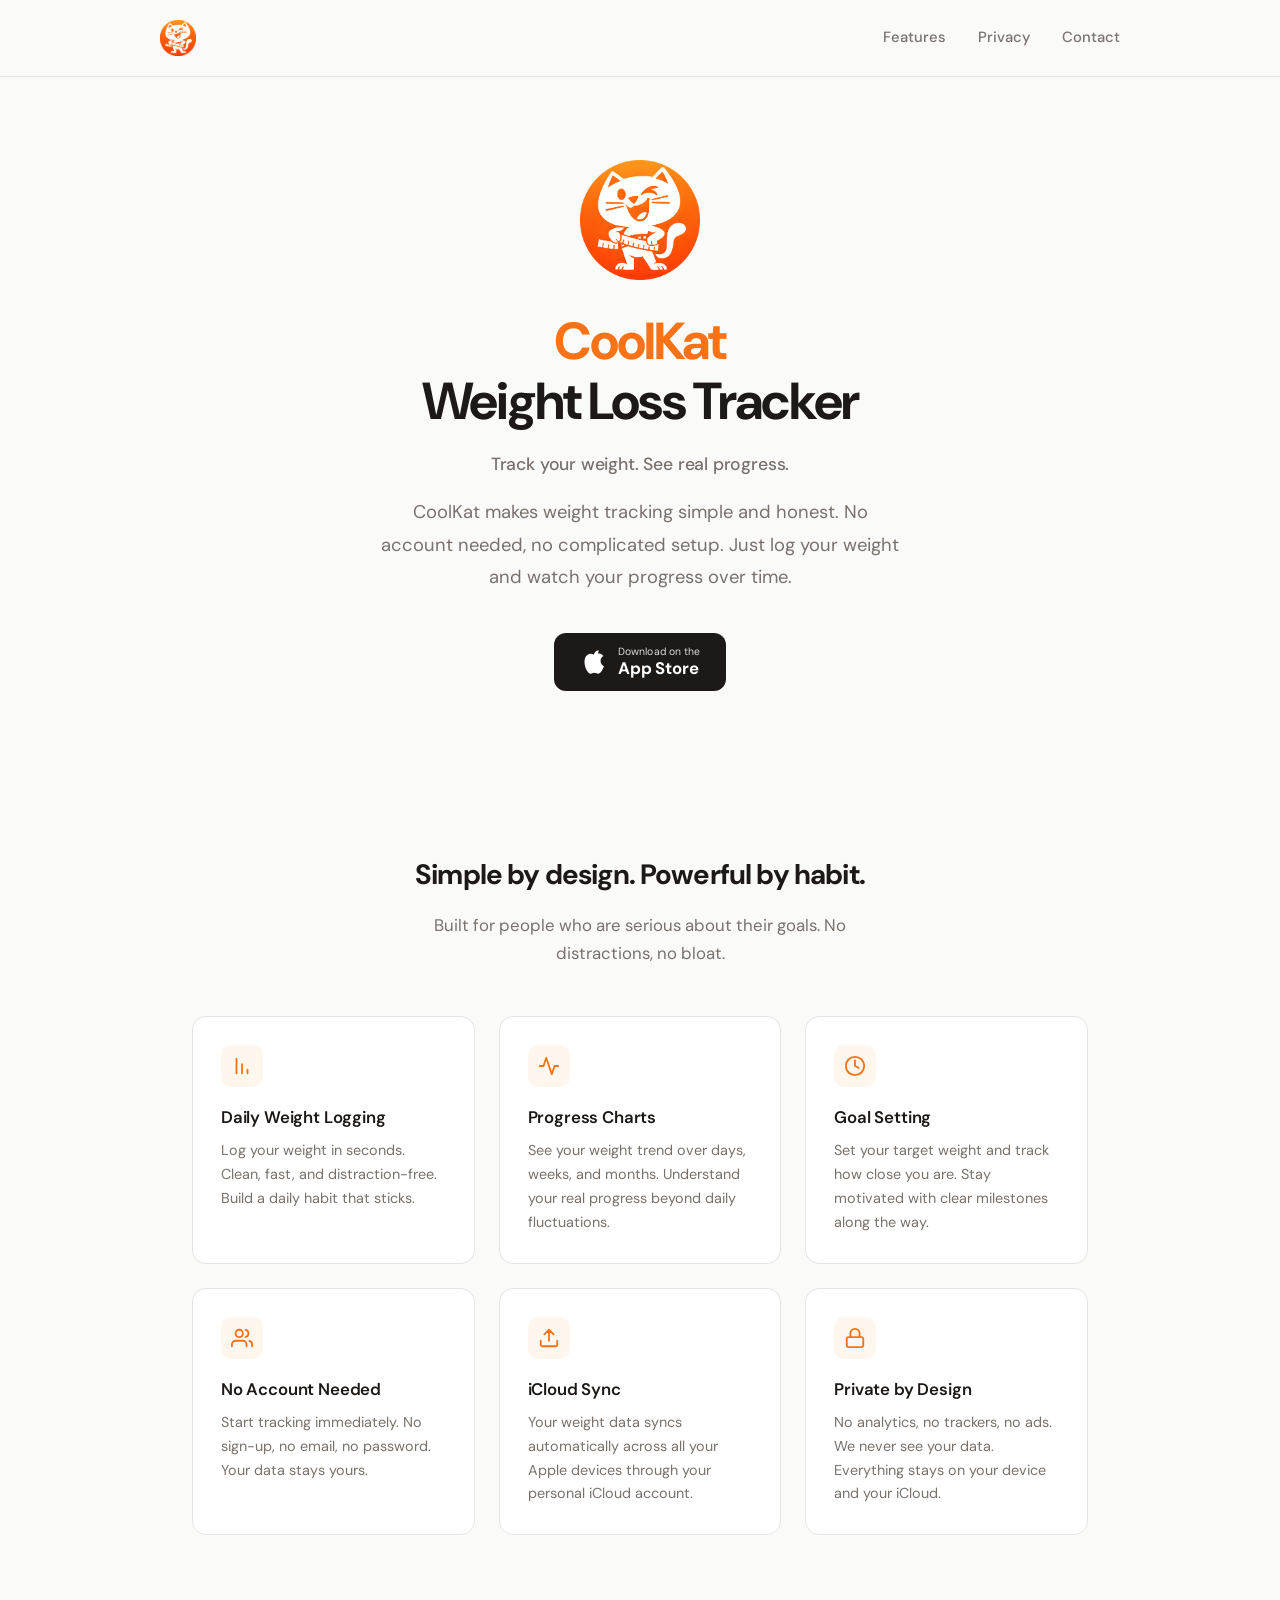
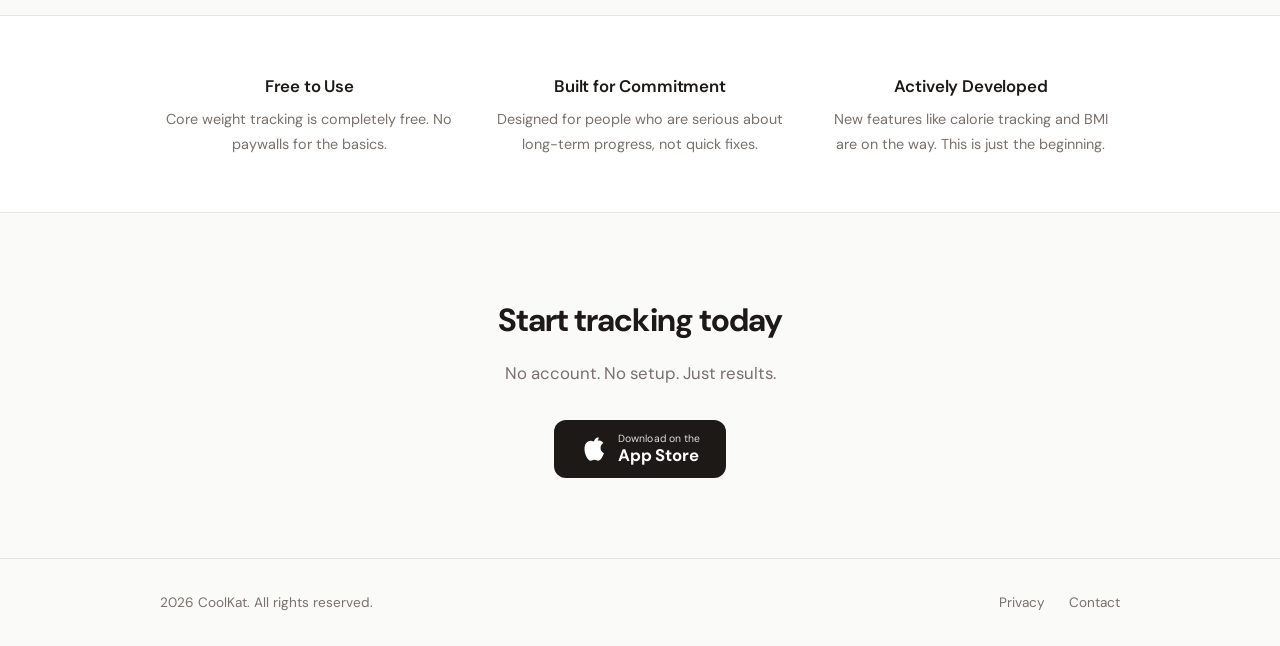
<file: index.html>
<!DOCTYPE html>
<html lang="en">
<head>
    <meta charset="UTF-8">
    <meta name="viewport" content="width=device-width, initial-scale=1.0">
    <title>CoolKat - Weight Loss Tracker</title>
    <meta name="description" content="CoolKat helps you slim down, stay fit and healthy. Track your weight daily, see your progress, and reach your goals. No login required.">
    <link rel="canonical" href="https://coolkat.app/">
    <meta name="apple-itunes-app" content="app-id=6756367775">

    <!-- Open Graph -->
    <meta property="og:type" content="website">
    <meta property="og:url" content="https://coolkat.app/">
    <meta property="og:title" content="CoolKat - Weight Loss Tracker">
    <meta property="og:description" content="Track your weight daily, see your progress, and reach your goals. No login required. Free for iOS.">
    <meta property="og:image" content="https://coolkat.app/images/coolkat_logo.png">
    <meta property="og:site_name" content="CoolKat">

    <!-- Twitter Card -->
    <meta name="twitter:card" content="summary">
    <meta name="twitter:title" content="CoolKat - Weight Loss Tracker">
    <meta name="twitter:description" content="Track your weight daily, see your progress, and reach your goals. No login required. Free for iOS.">
    <meta name="twitter:image" content="https://coolkat.app/images/coolkat_logo.png">

    <link rel="apple-touch-icon" href="images/coolkat_logo.png">
    <link rel="manifest" href="site.webmanifest">
    <link rel="preconnect" href="https://fonts.googleapis.com">
    <link rel="preconnect" href="https://fonts.gstatic.com" crossorigin>
    <link href="https://fonts.googleapis.com/css2?family=DM+Sans:wght@400;500;600;700&display=swap" rel="stylesheet">
    <link rel="icon" type="image/png" href="images/coolkat_logo.png">
    <link rel="stylesheet" href="style.css">

    <!-- Structured Data -->
    <script type="application/ld+json">
    {
        "@context": "https://schema.org",
        "@type": "SoftwareApplication",
        "name": "CoolKat",
        "description": "CoolKat helps you slim down, stay fit and healthy. Track your weight daily, see your progress, and reach your goals. No login required.",
        "url": "https://coolkat.app",
        "applicationCategory": "HealthApplication",
        "operatingSystem": "iOS",
        "offers": {
            "@type": "Offer",
            "price": "0",
            "priceCurrency": "USD"
        },
        "image": "https://coolkat.app/images/coolkat_logo.png",
        "installUrl": "https://apps.apple.com/app/6756367775"
    }
    </script>
    <style>
        /* ---- Hero Logo ---- */
        .hero-logo {
            width: 120px;
            height: 120px;
            border-radius: 24px;
            border: none;
            outline: none;
            object-fit: contain;
            margin-bottom: 1.5rem;
        }

        /* ---- Hero ---- */
        .hero {
            max-width: 960px;
            margin: 0 auto;
            padding: 10rem 2rem 6rem;
            text-align: center;
        }

        .hero-tagline {
            font-size: 3.25rem;
            font-weight: 700;
            letter-spacing: -0.035em;
            line-height: 1.15;
            margin-bottom: 1.25rem;
            max-width: 640px;
            margin-left: auto;
            margin-right: auto;
        }

        .hero-tagline .brand-name {
            color: var(--accent);
        }

        .hero .hero-subtitle {
            font-size: 1.1rem;
            font-weight: 500;
            letter-spacing: -0.01em;
            line-height: 1.4;
            margin-bottom: 1.25rem;
            color: var(--muted);
            max-width: 640px;
            margin-left: auto;
            margin-right: auto;
        }

        .hero p {
            font-size: 1.15rem;
            color: var(--muted);
            max-width: 520px;
            margin: 0 auto 2.5rem;
            line-height: 1.75;
        }

        /* ---- Features ---- */
        .features {
            max-width: 960px;
            margin: 0 auto;
            padding: 4rem 2rem 5rem;
        }

        .features-header {
            text-align: center;
            margin-bottom: 3rem;
        }

        .features-header h2 {
            font-size: 1.75rem;
            font-weight: 700;
            letter-spacing: -0.03em;
            margin-bottom: 0.75rem;
        }

        .features-header p {
            color: var(--muted);
            font-size: 1.05rem;
            max-width: 480px;
            margin: 0 auto;
        }

        .features-grid {
            display: grid;
            grid-template-columns: repeat(3, 1fr);
            gap: 1.5rem;
        }

        .feature-card {
            background: var(--card-bg);
            border: 1px solid var(--border);
            border-radius: 14px;
            padding: 1.75rem;
            transition: border-color 0.2s;
        }

        .feature-card:hover {
            border-color: var(--accent);
        }

        .feature-icon {
            width: 42px;
            height: 42px;
            background: #FFF7ED;
            border-radius: 10px;
            display: flex;
            align-items: center;
            justify-content: center;
            margin-bottom: 1rem;
        }

        .feature-icon svg {
            width: 22px;
            height: 22px;
            stroke: var(--accent);
            fill: none;
            stroke-width: 2;
            stroke-linecap: round;
            stroke-linejoin: round;
        }

        .feature-card h3 {
            font-size: 1.05rem;
            font-weight: 600;
            letter-spacing: -0.01em;
            margin-bottom: 0.5rem;
        }

        .feature-card p {
            color: var(--muted);
            font-size: 0.9rem;
            line-height: 1.65;
        }

        /* ---- Values ---- */
        .values {
            background: var(--card-bg);
            border-top: 1px solid var(--border);
            border-bottom: 1px solid var(--border);
            padding: 3.5rem 2rem;
        }

        .values-inner {
            max-width: 960px;
            margin: 0 auto;
            display: grid;
            grid-template-columns: repeat(3, 1fr);
            gap: 2rem;
            text-align: center;
        }

        .value-item h3 {
            font-size: 1.05rem;
            font-weight: 600;
            margin-bottom: 0.4rem;
            letter-spacing: -0.01em;
        }

        .value-item p {
            color: var(--muted);
            font-size: 0.9rem;
        }

        /* ---- CTA ---- */
        .cta {
            max-width: 960px;
            margin: 0 auto;
            padding: 5rem 2rem;
            text-align: center;
        }

        .cta h2 {
            font-size: 2rem;
            font-weight: 700;
            letter-spacing: -0.03em;
            margin-bottom: 0.75rem;
        }

        .cta p {
            color: var(--muted);
            font-size: 1.05rem;
            margin-bottom: 2rem;
        }

        /* ---- Responsive ---- */
        @media (max-width: 768px) {
            .hero-logo { width: 90px; height: 90px; border-radius: 18px; margin-bottom: 1.25rem; }
            .hero { padding: 8rem 1.25rem 4rem; }
            .hero-tagline { font-size: 2.5rem; }
            .hero .hero-subtitle { font-size: 1rem; }
            .hero p { font-size: 1.05rem; }
            .features { padding: 3rem 1.25rem 4rem; }
            .features-grid { grid-template-columns: 1fr; gap: 1rem; }
            .values { padding: 2.5rem 1.25rem; }
            .values-inner { grid-template-columns: 1fr; gap: 1.5rem; }
            .cta { padding: 3.5rem 1.25rem; }
            .cta h2 { font-size: 1.5rem; }
        }
    </style>
</head>
<body>

    <div class="header">
        <div class="header-inner">
            <a href="/" class="logo">
                <img src="images/coolkat_logo.png" alt="CoolKat" class="logo-icon">
            </a>
            <div class="header-links">
                <a href="#features">Features</a>
                <a href="/privacy/">Privacy</a>
                <a href="/contact/">Contact</a>
            </div>
        </div>
    </div>

    <section class="hero">
        <img src="images/coolkat_logo.png" alt="CoolKat Logo" class="hero-logo">
        <h1 class="hero-tagline"><span class="brand-name">CoolKat</span><br>Weight Loss Tracker</h1>
        <p class="hero-subtitle">Track your weight. See real progress.</p>
        <p>CoolKat makes weight tracking simple and honest. No account needed, no complicated setup. Just log your weight and watch your progress over time.</p>
        <a href="https://apps.apple.com/app/6756367775" class="app-store-btn" aria-label="Download on the App Store" rel="noopener noreferrer" target="_blank">
            <svg viewBox="0 0 24 24" xmlns="http://www.w3.org/2000/svg"><path d="M18.71 19.5C17.88 20.74 17 21.95 15.66 21.97C14.32 21.99 13.89 21.18 12.37 21.18C10.84 21.18 10.37 21.95 9.1 21.99C7.79 22.03 6.8 20.68 5.96 19.47C4.25 16.56 2.93 11.3 4.7 7.72C5.57 5.94 7.36 4.86 9.28 4.84C10.56 4.82 11.78 5.72 12.57 5.72C13.36 5.72 14.85 4.62 16.4 4.8C17.05 4.83 18.89 5.08 20.04 6.82C19.94 6.88 17.62 8.23 17.65 11.06C17.68 14.42 20.54 15.51 20.58 15.52C20.55 15.61 20.12 17.16 19.03 18.75L18.71 19.5ZM13 3.5C13.73 2.67 14.94 2.04 15.94 2C16.07 3.17 15.6 4.35 14.9 5.19C14.21 6.04 13.07 6.7 11.95 6.61C11.8 5.46 12.36 4.26 13 3.5Z"/></svg>
            <div class="btn-text-group">
                <span class="btn-label">Download on the</span>
                <span class="btn-store">App Store</span>
            </div>
        </a>
    </section>

    <section class="features" id="features">
        <div class="features-header">
            <h2>Simple by design. Powerful by habit.</h2>
            <p>Built for people who are serious about their goals. No distractions, no bloat.</p>
        </div>
        <div class="features-grid">
            <div class="feature-card">
                <div class="feature-icon">
                    <svg viewBox="0 0 24 24"><path d="M12 20V10M6 20V4M18 20V16"/></svg>
                </div>
                <h3>Daily Weight Logging</h3>
                <p>Log your weight in seconds. Clean, fast, and distraction-free. Build a daily habit that sticks.</p>
            </div>
            <div class="feature-card">
                <div class="feature-icon">
                    <svg viewBox="0 0 24 24"><polyline points="22 12 18 12 15 21 9 3 6 12 2 12"/></svg>
                </div>
                <h3>Progress Charts</h3>
                <p>See your weight trend over days, weeks, and months. Understand your real progress beyond daily fluctuations.</p>
            </div>
            <div class="feature-card">
                <div class="feature-icon">
                    <svg viewBox="0 0 24 24"><circle cx="12" cy="12" r="10"/><polyline points="12 6 12 12 16 14"/></svg>
                </div>
                <h3>Goal Setting</h3>
                <p>Set your target weight and track how close you are. Stay motivated with clear milestones along the way.</p>
            </div>
            <div class="feature-card">
                <div class="feature-icon">
                    <svg viewBox="0 0 24 24"><path d="M17 21v-2a4 4 0 00-4-4H5a4 4 0 00-4 4v2"/><circle cx="9" cy="7" r="4"/><path d="M23 21v-2a4 4 0 00-3-3.87M16 3.13a4 4 0 010 7.75"/></svg>
                </div>
                <h3>No Account Needed</h3>
                <p>Start tracking immediately. No sign-up, no email, no password. Your data stays yours.</p>
            </div>
            <div class="feature-card">
                <div class="feature-icon">
                    <svg viewBox="0 0 24 24"><path d="M21 15v4a2 2 0 01-2 2H5a2 2 0 01-2-2v-4M17 8l-5-5-5 5M12 3v12"/></svg>
                </div>
                <h3>iCloud Sync</h3>
                <p>Your weight data syncs automatically across all your Apple devices through your personal iCloud account.</p>
            </div>
            <div class="feature-card">
                <div class="feature-icon">
                    <svg viewBox="0 0 24 24"><rect x="3" y="11" width="18" height="11" rx="2" ry="2"/><path d="M7 11V7a5 5 0 0110 0v4"/></svg>
                </div>
                <h3>Private by Design</h3>
                <p>No analytics, no trackers, no ads. We never see your data. Everything stays on your device and your iCloud.</p>
            </div>
        </div>
    </section>

    <section class="values">
        <div class="values-inner">
            <div class="value-item">
                <h3>Free to Use</h3>
                <p>Core weight tracking is completely free. No paywalls for the basics.</p>
            </div>
            <div class="value-item">
                <h3>Built for Commitment</h3>
                <p>Designed for people who are serious about long-term progress, not quick fixes.</p>
            </div>
            <div class="value-item">
                <h3>Actively Developed</h3>
                <p>New features like calorie tracking and BMI are on the way. This is just the beginning.</p>
            </div>
        </div>
    </section>

    <section class="cta">
        <h2>Start tracking today</h2>
        <p>No account. No setup. Just results.</p>
        <a href="https://apps.apple.com/app/6756367775" class="app-store-btn" aria-label="Download on the App Store" rel="noopener noreferrer" target="_blank">
            <svg viewBox="0 0 24 24" xmlns="http://www.w3.org/2000/svg"><path d="M18.71 19.5C17.88 20.74 17 21.95 15.66 21.97C14.32 21.99 13.89 21.18 12.37 21.18C10.84 21.18 10.37 21.95 9.1 21.99C7.79 22.03 6.8 20.68 5.96 19.47C4.25 16.56 2.93 11.3 4.7 7.72C5.57 5.94 7.36 4.86 9.28 4.84C10.56 4.82 11.78 5.72 12.57 5.72C13.36 5.72 14.85 4.62 16.4 4.8C17.05 4.83 18.89 5.08 20.04 6.82C19.94 6.88 17.62 8.23 17.65 11.06C17.68 14.42 20.54 15.51 20.58 15.52C20.55 15.61 20.12 17.16 19.03 18.75L18.71 19.5ZM13 3.5C13.73 2.67 14.94 2.04 15.94 2C16.07 3.17 15.6 4.35 14.9 5.19C14.21 6.04 13.07 6.7 11.95 6.61C11.8 5.46 12.36 4.26 13 3.5Z"/></svg>
            <div class="btn-text-group">
                <span class="btn-label">Download on the</span>
                <span class="btn-store">App Store</span>
            </div>
        </a>
    </section>

    <footer class="footer">
        <div class="footer-inner">
            <div class="footer-left">2026 CoolKat. All rights reserved.</div>
            <div class="footer-links">
                <a href="/privacy/">Privacy</a>
                <a href="/contact/">Contact</a>
            </div>
        </div>
    </footer>

</body>
</html>
</file>
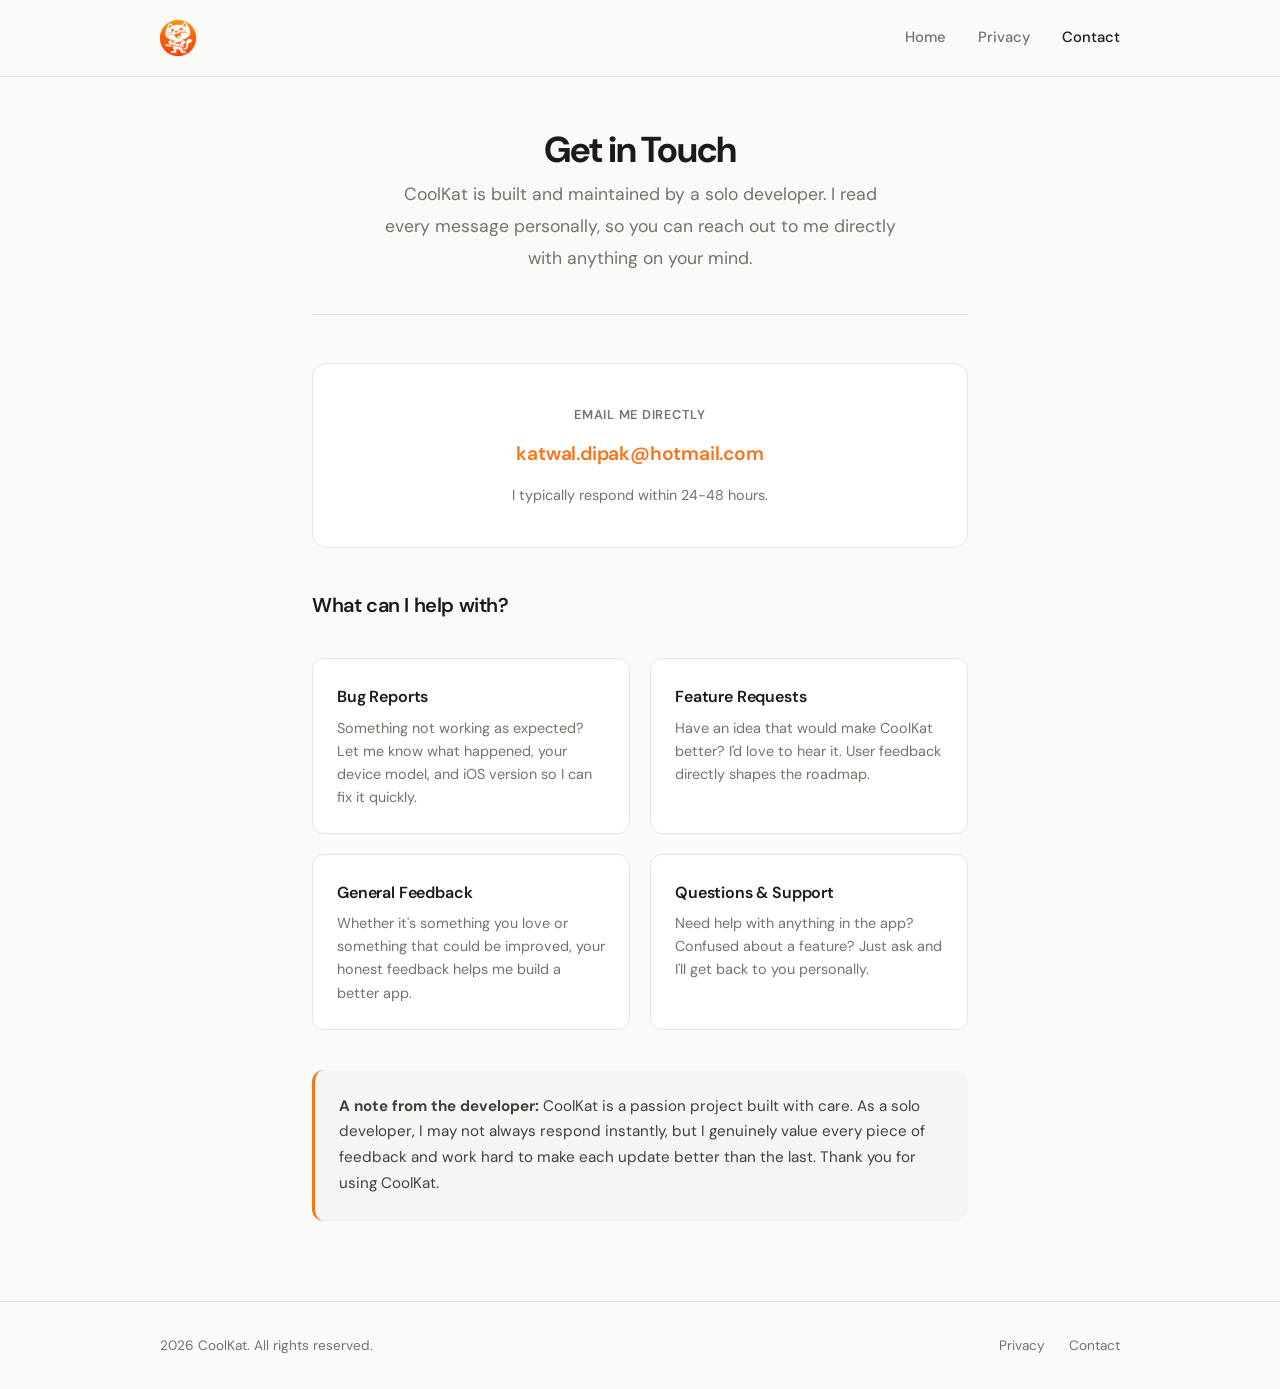
<file: contact/index.html>
<!DOCTYPE html>
<html lang="en">
<head>
    <meta charset="UTF-8">
    <meta name="viewport" content="width=device-width, initial-scale=1.0">
    <title>Contact - CoolKat</title>
    <meta name="description" content="Get in touch with the developer of CoolKat. Report bugs, share feedback, or ask questions.">
    <link rel="canonical" href="https://coolkat.app/contact/">
    <meta name="apple-itunes-app" content="app-id=6756367775">

    <!-- Open Graph -->
    <meta property="og:type" content="website">
    <meta property="og:url" content="https://coolkat.app/contact/">
    <meta property="og:title" content="Contact - CoolKat">
    <meta property="og:description" content="Get in touch with the developer of CoolKat. Report bugs, share feedback, or ask questions.">
    <meta property="og:image" content="https://coolkat.app/images/coolkat_logo.png">
    <meta property="og:site_name" content="CoolKat">

    <!-- Twitter Card -->
    <meta name="twitter:card" content="summary">
    <meta name="twitter:title" content="Contact - CoolKat">
    <meta name="twitter:description" content="Get in touch with the developer of CoolKat. Report bugs, share feedback, or ask questions.">
    <meta name="twitter:image" content="https://coolkat.app/images/coolkat_logo.png">

    <link rel="apple-touch-icon" href="/images/coolkat_logo.png">
    <link rel="manifest" href="/site.webmanifest">
    <link rel="preconnect" href="https://fonts.googleapis.com">
    <link rel="preconnect" href="https://fonts.gstatic.com" crossorigin>
    <link href="https://fonts.googleapis.com/css2?family=DM+Sans:wght@400;500;600;700&display=swap" rel="stylesheet">
    <link rel="icon" type="image/png" href="/images/coolkat_logo.png">
    <link rel="stylesheet" href="/style.css">
    <style>
        .contact-hero {
            text-align: center;
            margin-bottom: 3rem;
            padding-bottom: 2.5rem;
            border-bottom: 1px solid var(--border);
        }

        .contact-hero p {
            font-size: 1.1rem;
            color: var(--muted);
            max-width: 520px;
            margin: 0 auto;
            line-height: 1.8;
        }

        .email-card {
            background: var(--card-bg);
            border: 1px solid var(--border);
            border-radius: 14px;
            padding: 2.5rem;
            text-align: center;
            margin-bottom: 2.5rem;
        }

        .email-card .email-label {
            font-size: 0.8rem;
            font-weight: 600;
            text-transform: uppercase;
            letter-spacing: 0.06em;
            color: var(--muted);
            margin-bottom: 0.75rem;
        }

        .email-card a {
            color: var(--accent);
            text-decoration: none;
            font-size: 1.2rem;
            font-weight: 600;
            letter-spacing: -0.01em;
        }

        .email-card a:hover {
            text-decoration: underline;
        }

        .email-card .email-note {
            color: var(--muted);
            font-size: 0.9rem;
            margin-top: 0.75rem;
        }

        .topics-grid {
            display: grid;
            grid-template-columns: 1fr 1fr;
            gap: 1.25rem;
            margin-bottom: 2.5rem;
        }

        .topic-card {
            background: var(--card-bg);
            border: 1px solid var(--border);
            border-radius: 12px;
            padding: 1.5rem;
        }

        .topic-card h3 {
            font-size: 1rem;
            font-weight: 600;
            margin-bottom: 0.4rem;
            letter-spacing: -0.01em;
        }

        .topic-card p {
            color: var(--muted);
            font-size: 0.9rem;
            line-height: 1.6;
        }

        .response-note {
            background: var(--section-bg);
            border-radius: 12px;
            padding: 1.5rem;
            border-left: 3px solid var(--accent);
        }

        .response-note p {
            font-size: 0.95rem;
            color: #44403C;
            margin: 0;
        }

        @media (max-width: 768px) {
            .topics-grid { grid-template-columns: 1fr; }
        }
    </style>
</head>
<body>

    <div class="header">
        <div class="header-inner">
            <a href="/" class="logo">
                <img src="/images/coolkat_logo.png" alt="CoolKat" class="logo-icon">
            </a>
            <div class="header-links">
                <a href="/">Home</a>
                <a href="/privacy/">Privacy</a>
                <a href="/contact/" class="active">Contact</a>
            </div>
        </div>
    </div>

    <div class="page-container">

        <div class="contact-hero">
            <h1>Get in Touch</h1>
            <p>CoolKat is built and maintained by a solo developer. I read every message personally, so you can reach out to me directly with anything on your mind.</p>
        </div>

        <div class="email-card">
            <div class="email-label">Email me directly</div>
            <a href="mailto:katwal.dipak@hotmail.com">katwal.dipak@hotmail.com</a>
            <div class="email-note">I typically respond within 24-48 hours.</div>
        </div>

        <div class="section">
            <h2>What can I help with?</h2>
        </div>

        <div class="topics-grid">
            <div class="topic-card">
                <h3>Bug Reports</h3>
                <p>Something not working as expected? Let me know what happened, your device model, and iOS version so I can fix it quickly.</p>
            </div>
            <div class="topic-card">
                <h3>Feature Requests</h3>
                <p>Have an idea that would make CoolKat better? I'd love to hear it. User feedback directly shapes the roadmap.</p>
            </div>
            <div class="topic-card">
                <h3>General Feedback</h3>
                <p>Whether it's something you love or something that could be improved, your honest feedback helps me build a better app.</p>
            </div>
            <div class="topic-card">
                <h3>Questions & Support</h3>
                <p>Need help with anything in the app? Confused about a feature? Just ask and I'll get back to you personally.</p>
            </div>
        </div>

        <div class="response-note">
            <p><strong>A note from the developer:</strong> CoolKat is a passion project built with care. As a solo developer, I may not always respond instantly, but I genuinely value every piece of feedback and work hard to make each update better than the last. Thank you for using CoolKat.</p>
        </div>

    </div>

    <footer class="footer">
        <div class="footer-inner">
            <div class="footer-left">2026 CoolKat. All rights reserved.</div>
            <div class="footer-links">
                <a href="/privacy/">Privacy</a>
                <a href="/contact/">Contact</a>
            </div>
        </div>
    </footer>

</body>
</html>
</file>
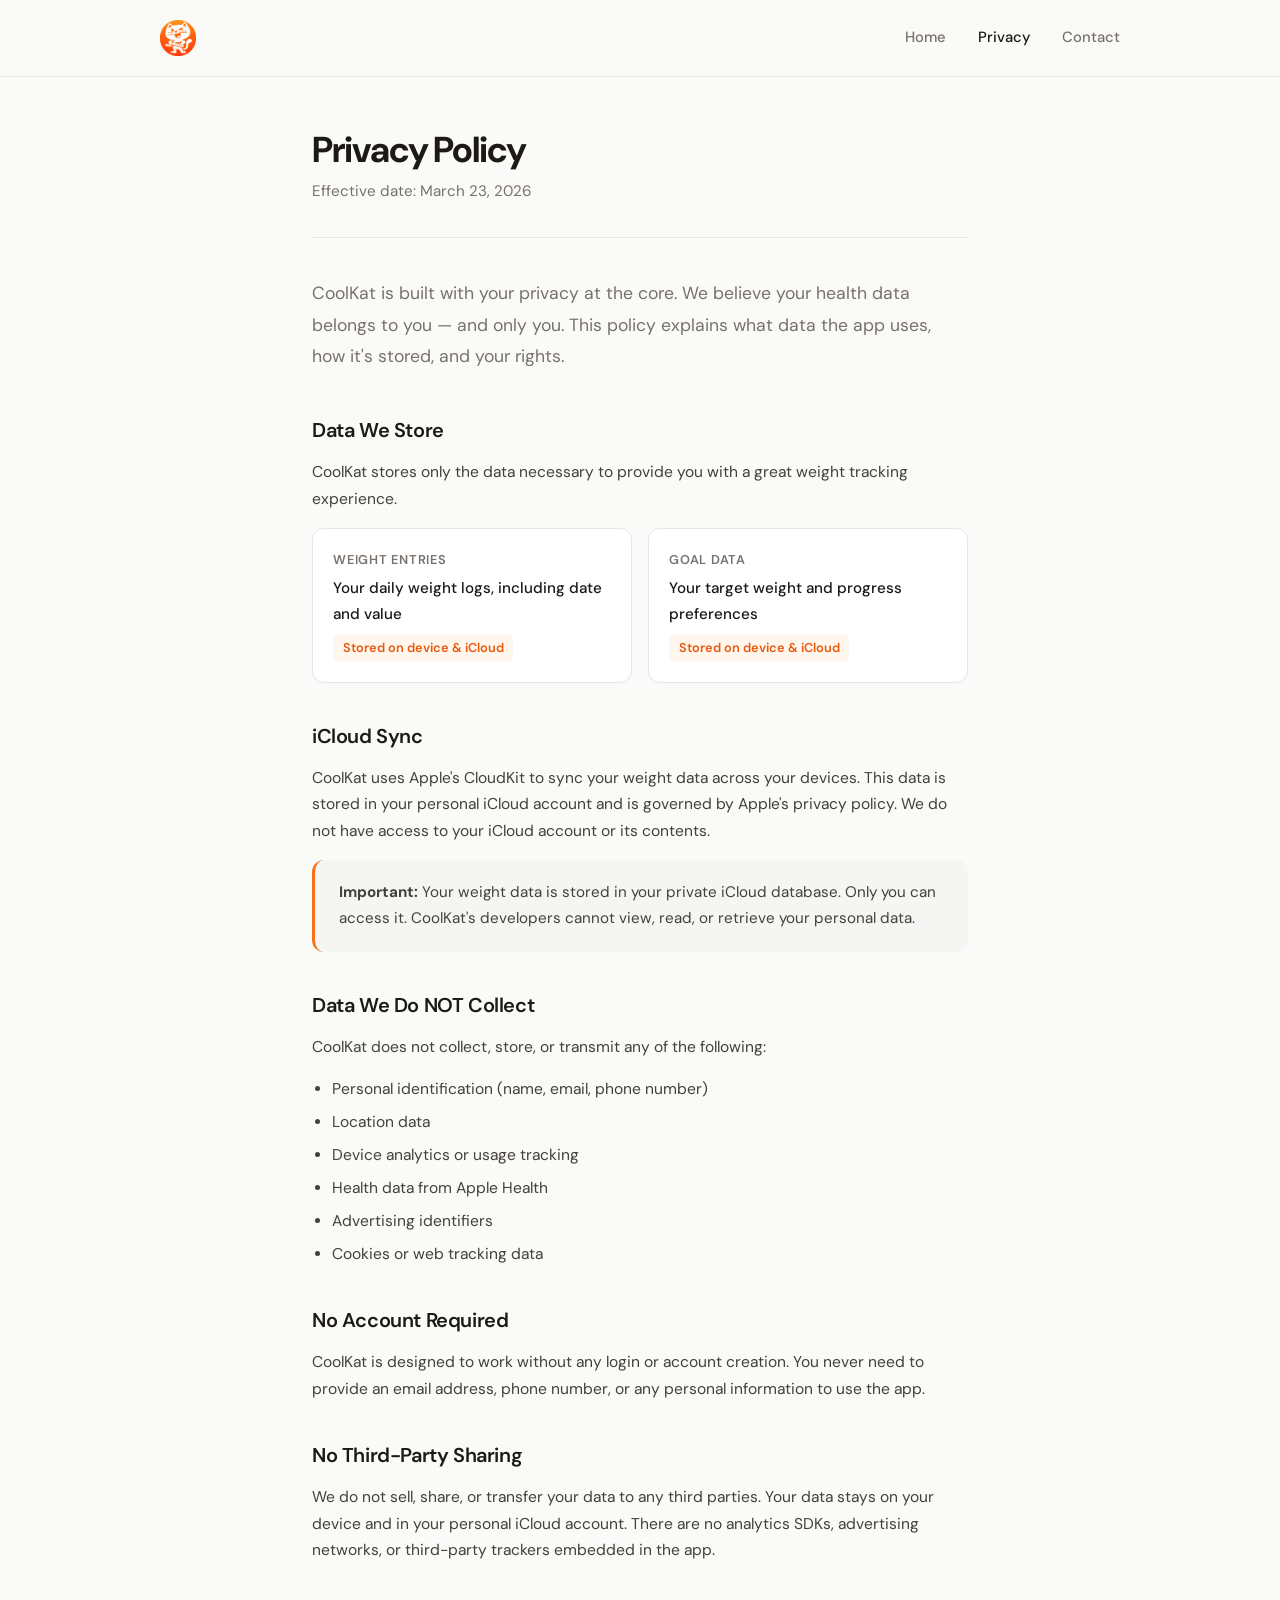
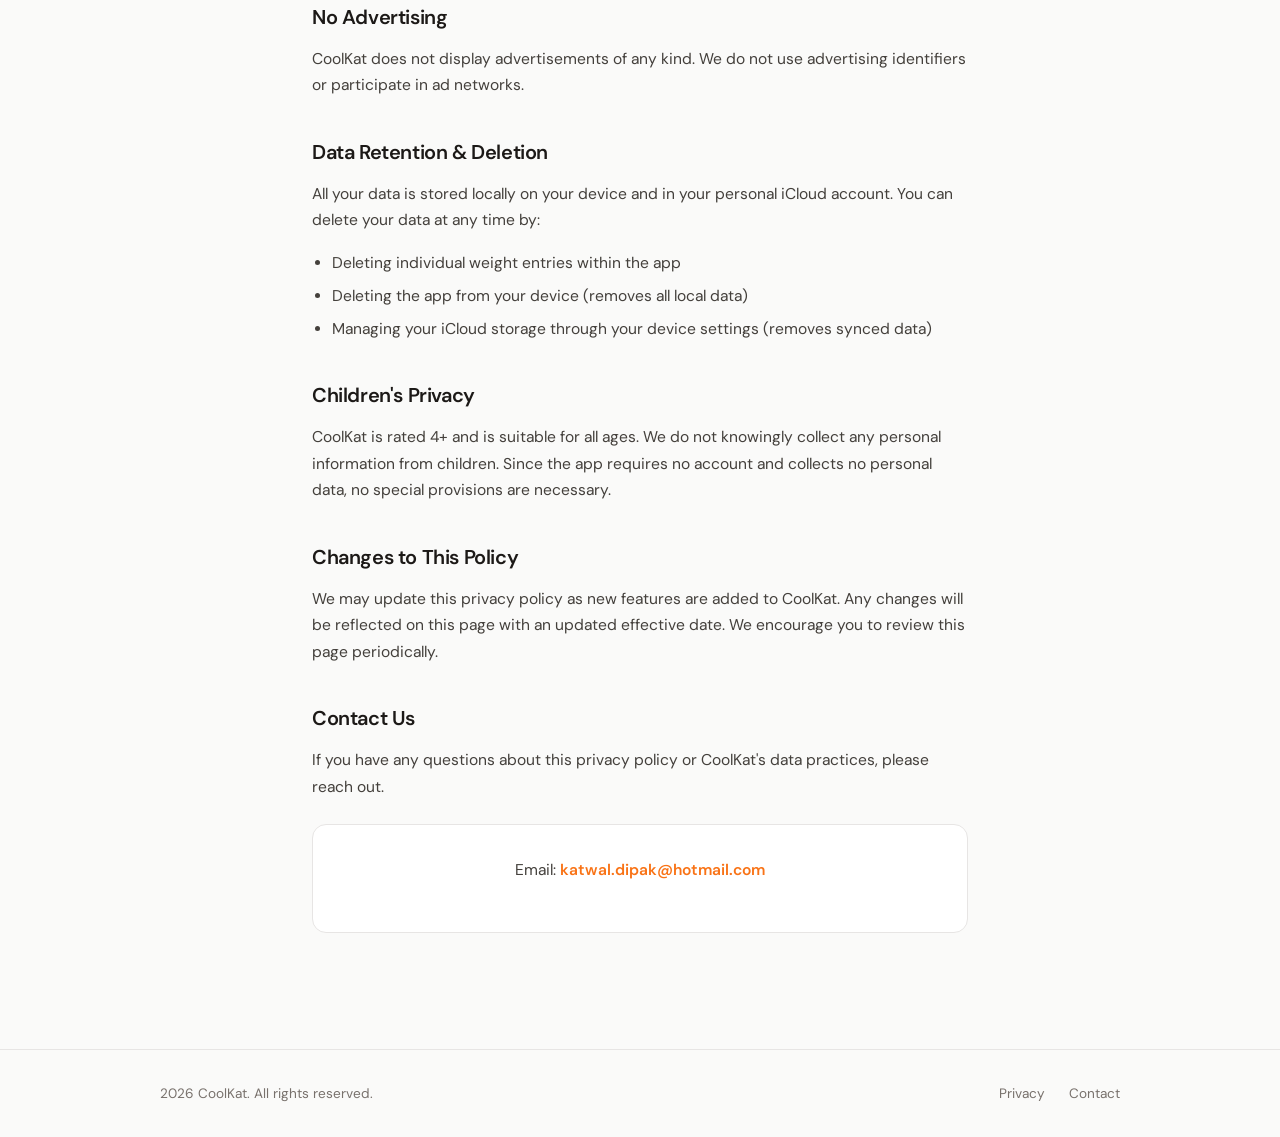
<file: privacy/index.html>
<!DOCTYPE html>
<html lang="en">
<head>
    <meta charset="UTF-8">
    <meta name="viewport" content="width=device-width, initial-scale=1.0">
    <title>Privacy Policy - CoolKat</title>
    <meta name="description" content="CoolKat Privacy Policy. Your health data belongs to you and only you.">
    <link rel="canonical" href="https://coolkat.app/privacy/">
    <meta name="apple-itunes-app" content="app-id=6756367775">

    <!-- Open Graph -->
    <meta property="og:type" content="website">
    <meta property="og:url" content="https://coolkat.app/privacy/">
    <meta property="og:title" content="Privacy Policy - CoolKat">
    <meta property="og:description" content="CoolKat Privacy Policy. Your health data belongs to you and only you.">
    <meta property="og:image" content="https://coolkat.app/images/coolkat_logo.png">
    <meta property="og:site_name" content="CoolKat">

    <!-- Twitter Card -->
    <meta name="twitter:card" content="summary">
    <meta name="twitter:title" content="Privacy Policy - CoolKat">
    <meta name="twitter:description" content="CoolKat Privacy Policy. Your health data belongs to you and only you.">
    <meta name="twitter:image" content="https://coolkat.app/images/coolkat_logo.png">

    <link rel="apple-touch-icon" href="/images/coolkat_logo.png">
    <link rel="manifest" href="/site.webmanifest">
    <link rel="preconnect" href="https://fonts.googleapis.com">
    <link rel="preconnect" href="https://fonts.gstatic.com" crossorigin>
    <link href="https://fonts.googleapis.com/css2?family=DM+Sans:wght@400;500;600;700&display=swap" rel="stylesheet">
    <link rel="icon" type="image/png" href="/images/coolkat_logo.png">
    <link rel="stylesheet" href="/style.css">
</head>
<body>

    <div class="header">
        <div class="header-inner">
            <a href="/" class="logo">
                <img src="/images/coolkat_logo.png" alt="CoolKat" class="logo-icon">
            </a>
            <div class="header-links">
                <a href="/">Home</a>
                <a href="/privacy/" class="active">Privacy</a>
                <a href="/contact/">Contact</a>
            </div>
        </div>
    </div>

    <div class="page-container">

        <h1>Privacy Policy</h1>
        <div class="page-date">Effective date: March 23, 2026</div>

        <p class="page-intro">
            CoolKat is built with your privacy at the core. We believe your health data belongs to you — and only you. This policy explains what data the app uses, how it's stored, and your rights.
        </p>

        <div class="section">
            <h2>Data We Store</h2>
            <p>CoolKat stores only the data necessary to provide you with a great weight tracking experience.</p>

            <div class="data-grid">
                <div class="data-card">
                    <div class="label">Weight Entries</div>
                    <div class="value">Your daily weight logs, including date and value</div>
                    <div class="badge">Stored on device & iCloud</div>
                </div>
                <div class="data-card">
                    <div class="label">Goal Data</div>
                    <div class="value">Your target weight and progress preferences</div>
                    <div class="badge">Stored on device & iCloud</div>
                </div>
            </div>
        </div>

        <div class="section">
            <h2>iCloud Sync</h2>
            <p>CoolKat uses Apple's CloudKit to sync your weight data across your devices. This data is stored in your personal iCloud account and is governed by Apple's privacy policy. We do not have access to your iCloud account or its contents.</p>

            <div class="highlight-box">
                <p><strong>Important:</strong> Your weight data is stored in your private iCloud database. Only you can access it. CoolKat's developers cannot view, read, or retrieve your personal data.</p>
            </div>
        </div>

        <div class="section">
            <h2>Data We Do NOT Collect</h2>
            <p>CoolKat does not collect, store, or transmit any of the following:</p>
            <ul>
                <li>Personal identification (name, email, phone number)</li>
                <li>Location data</li>
                <li>Device analytics or usage tracking</li>
                <li>Health data from Apple Health</li>
                <li>Advertising identifiers</li>
                <li>Cookies or web tracking data</li>
            </ul>
        </div>

        <div class="section">
            <h2>No Account Required</h2>
            <p>CoolKat is designed to work without any login or account creation. You never need to provide an email address, phone number, or any personal information to use the app.</p>
        </div>

        <div class="section">
            <h2>No Third-Party Sharing</h2>
            <p>We do not sell, share, or transfer your data to any third parties. Your data stays on your device and in your personal iCloud account. There are no analytics SDKs, advertising networks, or third-party trackers embedded in the app.</p>
        </div>

        <div class="section">
            <h2>No Advertising</h2>
            <p>CoolKat does not display advertisements of any kind. We do not use advertising identifiers or participate in ad networks.</p>
        </div>

        <div class="section">
            <h2>Data Retention & Deletion</h2>
            <p>All your data is stored locally on your device and in your personal iCloud account. You can delete your data at any time by:</p>
            <ul>
                <li>Deleting individual weight entries within the app</li>
                <li>Deleting the app from your device (removes all local data)</li>
                <li>Managing your iCloud storage through your device settings (removes synced data)</li>
            </ul>
        </div>

        <div class="section">
            <h2>Children's Privacy</h2>
            <p>CoolKat is rated 4+ and is suitable for all ages. We do not knowingly collect any personal information from children. Since the app requires no account and collects no personal data, no special provisions are necessary.</p>
        </div>

        <div class="section">
            <h2>Changes to This Policy</h2>
            <p>We may update this privacy policy as new features are added to CoolKat. Any changes will be reflected on this page with an updated effective date. We encourage you to review this page periodically.</p>
        </div>

        <div class="section">
            <h2>Contact Us</h2>
            <p>If you have any questions about this privacy policy or CoolKat's data practices, please reach out.</p>

            <div class="contact-card" style="text-align:center;">
                <p>Email: <a href="mailto:katwal.dipak@hotmail.com">katwal.dipak@hotmail.com</a></p>
            </div>
        </div>

    </div>

    <footer class="footer">
        <div class="footer-inner">
            <div class="footer-left">2026 CoolKat. All rights reserved.</div>
            <div class="footer-links">
                <a href="/privacy/">Privacy</a>
                <a href="/contact/">Contact</a>
            </div>
        </div>
    </footer>

</body>
</html>
</file>
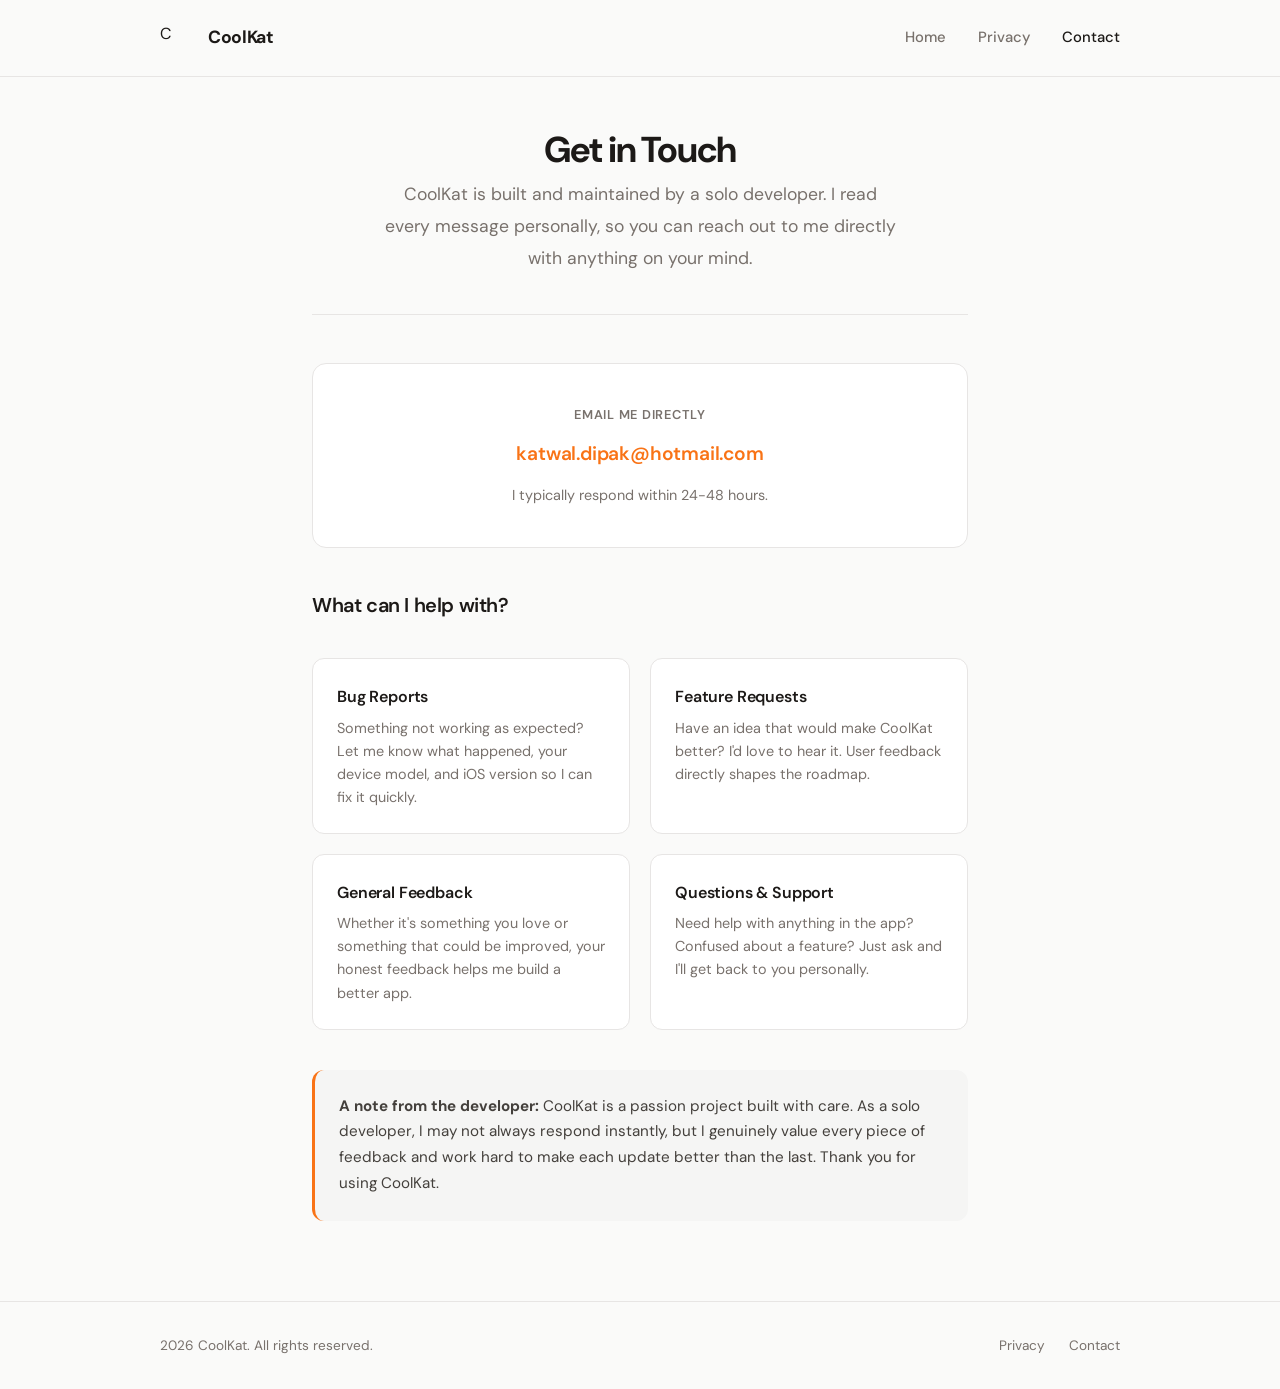
<file: contact.html>
<!DOCTYPE html>
<html lang="en">
<head>
    <meta charset="UTF-8">
    <meta name="viewport" content="width=device-width, initial-scale=1.0">
    <title>Contact - CoolKat</title>
    <meta name="description" content="Get in touch with the developer of CoolKat. Report bugs, share feedback, or ask questions.">
    <link href="https://fonts.googleapis.com/css2?family=DM+Sans:wght@400;500;600;700&display=swap" rel="stylesheet">
    <link rel="stylesheet" href="style.css">
    <style>
        .contact-hero {
            text-align: center;
            margin-bottom: 3rem;
            padding-bottom: 2.5rem;
            border-bottom: 1px solid var(--border);
        }

        .contact-hero p {
            font-size: 1.1rem;
            color: var(--muted);
            max-width: 520px;
            margin: 0 auto;
            line-height: 1.8;
        }

        .email-card {
            background: var(--card-bg);
            border: 1px solid var(--border);
            border-radius: 14px;
            padding: 2.5rem;
            text-align: center;
            margin-bottom: 2.5rem;
        }

        .email-card .email-label {
            font-size: 0.8rem;
            font-weight: 600;
            text-transform: uppercase;
            letter-spacing: 0.06em;
            color: var(--muted);
            margin-bottom: 0.75rem;
        }

        .email-card a {
            color: var(--accent);
            text-decoration: none;
            font-size: 1.2rem;
            font-weight: 600;
            letter-spacing: -0.01em;
        }

        .email-card a:hover {
            text-decoration: underline;
        }

        .email-card .email-note {
            color: var(--muted);
            font-size: 0.9rem;
            margin-top: 0.75rem;
        }

        .topics-grid {
            display: grid;
            grid-template-columns: 1fr 1fr;
            gap: 1.25rem;
            margin-bottom: 2.5rem;
        }

        .topic-card {
            background: var(--card-bg);
            border: 1px solid var(--border);
            border-radius: 12px;
            padding: 1.5rem;
        }

        .topic-card h3 {
            font-size: 1rem;
            font-weight: 600;
            margin-bottom: 0.4rem;
            letter-spacing: -0.01em;
        }

        .topic-card p {
            color: var(--muted);
            font-size: 0.9rem;
            line-height: 1.6;
        }

        .response-note {
            background: var(--section-bg);
            border-radius: 12px;
            padding: 1.5rem;
            border-left: 3px solid var(--accent);
        }

        .response-note p {
            font-size: 0.95rem;
            color: #44403C;
            margin: 0;
        }

        @media (max-width: 768px) {
            .topics-grid { grid-template-columns: 1fr; }
        }
    </style>
</head>
<body>

    <div class="header">
        <div class="header-inner">
            <a href="/" class="logo">
                <div class="logo-icon">C</div>
                <div class="logo-text">CoolKat</div>
            </a>
            <div class="header-links">
                <a href="/">Home</a>
                <a href="privacy.html">Privacy</a>
                <a href="contact.html" class="active">Contact</a>
            </div>
        </div>
    </div>

    <div class="page-container">

        <div class="contact-hero">
            <h1>Get in Touch</h1>
            <p>CoolKat is built and maintained by a solo developer. I read every message personally, so you can reach out to me directly with anything on your mind.</p>
        </div>

        <div class="email-card">
            <div class="email-label">Email me directly</div>
            <a href="mailto:katwal.dipak@hotmail.com">katwal.dipak@hotmail.com</a>
            <div class="email-note">I typically respond within 24-48 hours.</div>
        </div>

        <div class="section">
            <h2>What can I help with?</h2>
        </div>

        <div class="topics-grid">
            <div class="topic-card">
                <h3>Bug Reports</h3>
                <p>Something not working as expected? Let me know what happened, your device model, and iOS version so I can fix it quickly.</p>
            </div>
            <div class="topic-card">
                <h3>Feature Requests</h3>
                <p>Have an idea that would make CoolKat better? I'd love to hear it. User feedback directly shapes the roadmap.</p>
            </div>
            <div class="topic-card">
                <h3>General Feedback</h3>
                <p>Whether it's something you love or something that could be improved, your honest feedback helps me build a better app.</p>
            </div>
            <div class="topic-card">
                <h3>Questions & Support</h3>
                <p>Need help with anything in the app? Confused about a feature? Just ask and I'll get back to you personally.</p>
            </div>
        </div>

        <div class="response-note">
            <p><strong>A note from the developer:</strong> CoolKat is a passion project built with care. As a solo developer, I may not always respond instantly, but I genuinely value every piece of feedback and work hard to make each update better than the last. Thank you for using CoolKat.</p>
        </div>

    </div>

    <footer class="footer">
        <div class="footer-inner">
            <div class="footer-left">2026 CoolKat. All rights reserved.</div>
            <div class="footer-links">
                <a href="privacy.html">Privacy</a>
                <a href="contact.html">Contact</a>
            </div>
        </div>
    </footer>

</body>
</html>
</file>
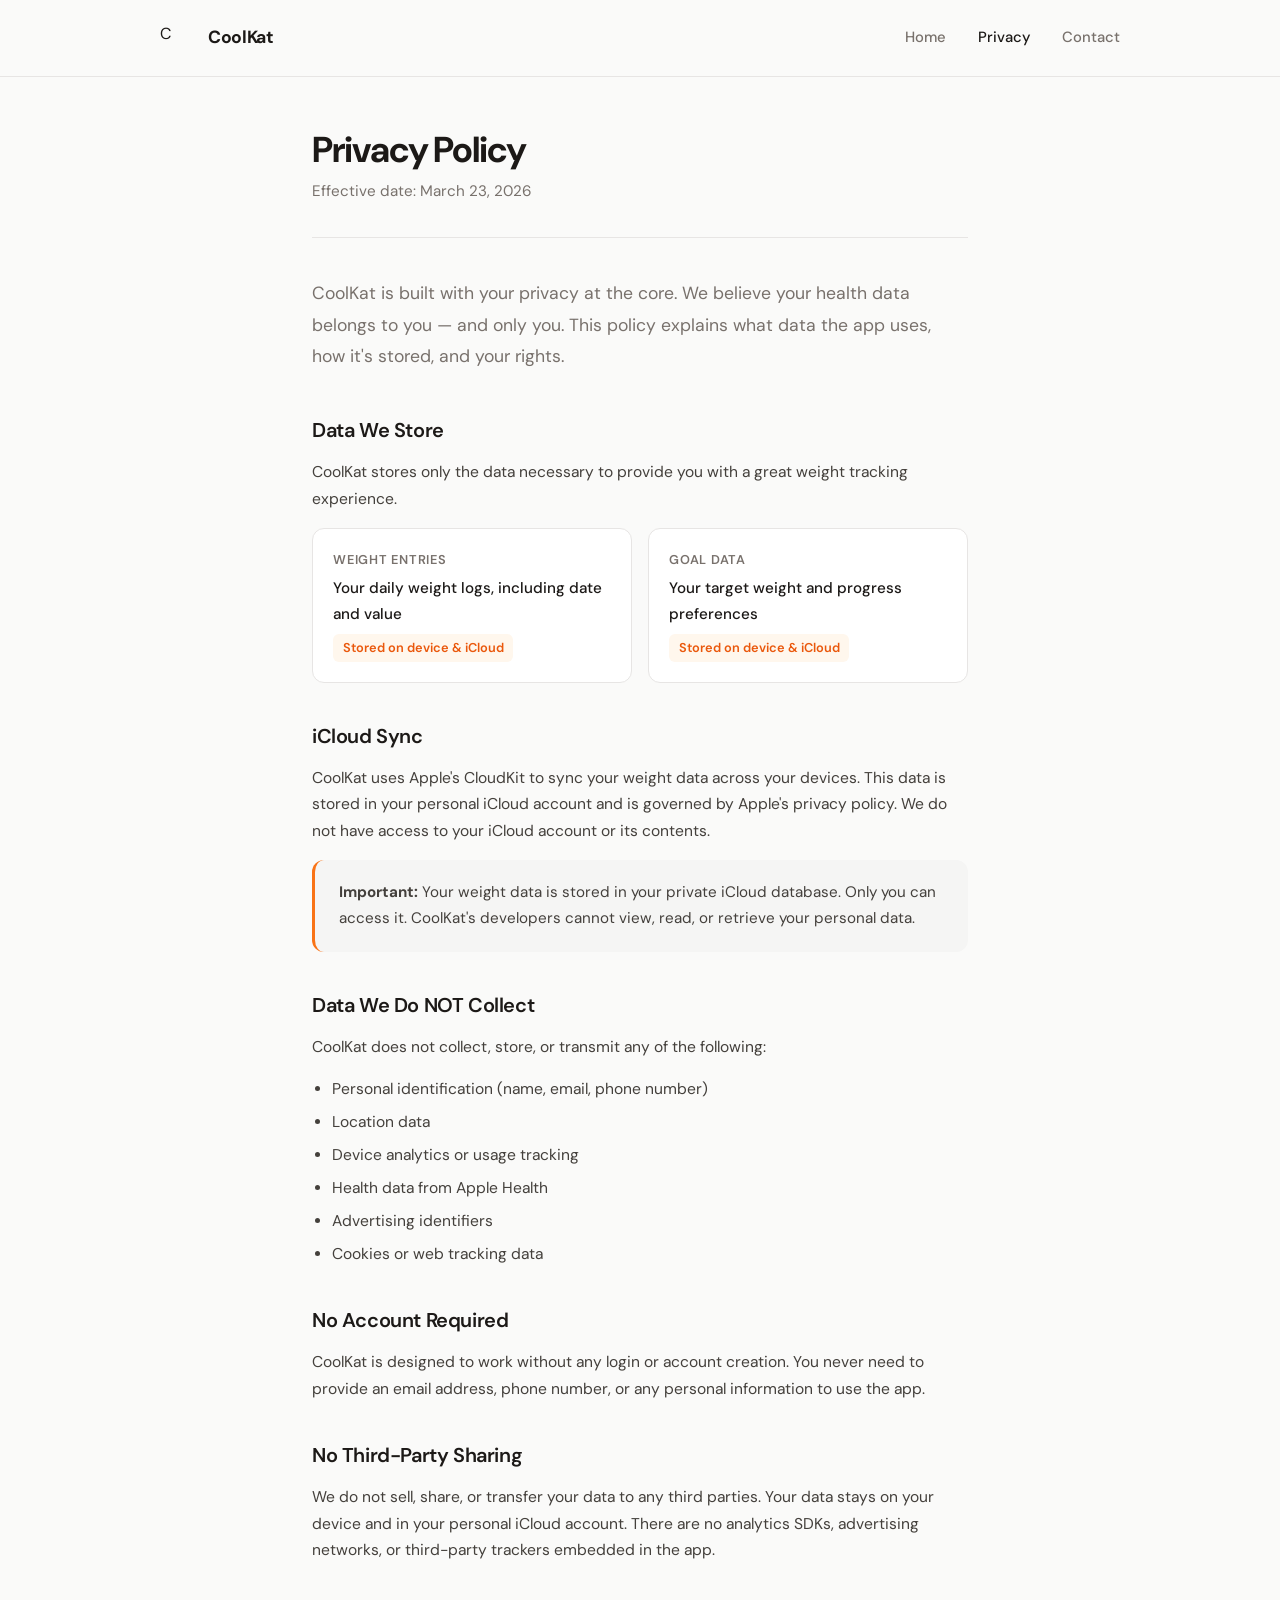
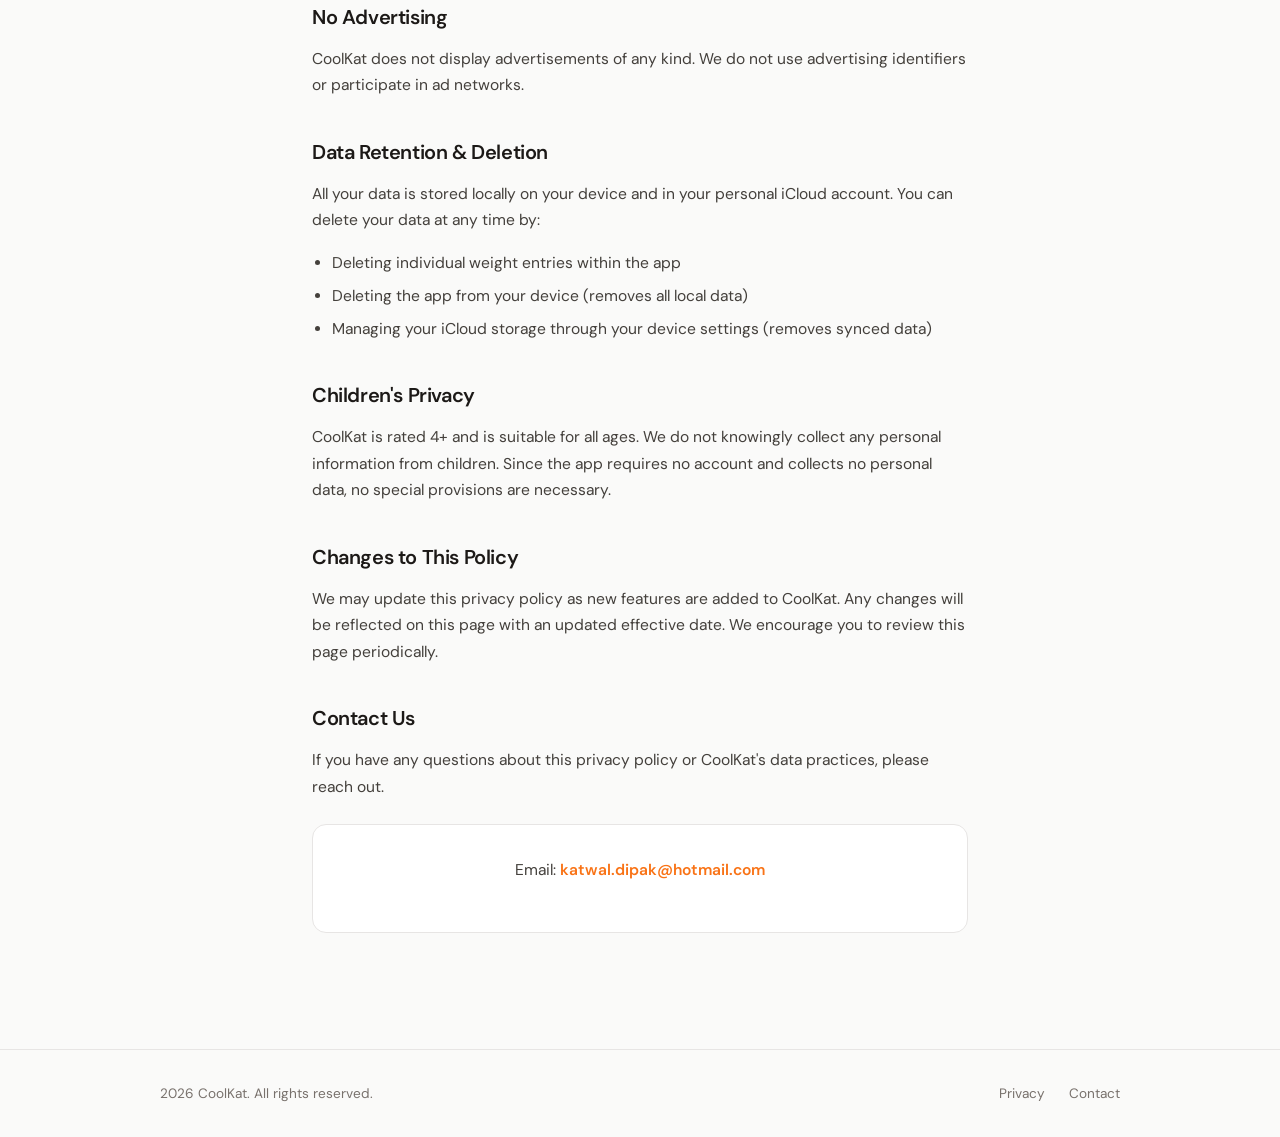
<file: privacy.html>
<!DOCTYPE html>
<html lang="en">
<head>
    <meta charset="UTF-8">
    <meta name="viewport" content="width=device-width, initial-scale=1.0">
    <title>Privacy Policy - CoolKat</title>
    <meta name="description" content="CoolKat Privacy Policy. Your health data belongs to you and only you.">
    <link href="https://fonts.googleapis.com/css2?family=DM+Sans:wght@400;500;600;700&display=swap" rel="stylesheet">
    <link rel="stylesheet" href="style.css">
</head>
<body>

    <div class="header">
        <div class="header-inner">
            <a href="/" class="logo">
                <div class="logo-icon">C</div>
                <div class="logo-text">CoolKat</div>
            </a>
            <div class="header-links">
                <a href="/">Home</a>
                <a href="privacy.html" class="active">Privacy</a>
                <a href="contact.html">Contact</a>
            </div>
        </div>
    </div>

    <div class="page-container">

        <h1>Privacy Policy</h1>
        <div class="page-date">Effective date: March 23, 2026</div>

        <p class="page-intro">
            CoolKat is built with your privacy at the core. We believe your health data belongs to you — and only you. This policy explains what data the app uses, how it's stored, and your rights.
        </p>

        <div class="section">
            <h2>Data We Store</h2>
            <p>CoolKat stores only the data necessary to provide you with a great weight tracking experience.</p>

            <div class="data-grid">
                <div class="data-card">
                    <div class="label">Weight Entries</div>
                    <div class="value">Your daily weight logs, including date and value</div>
                    <div class="badge">Stored on device & iCloud</div>
                </div>
                <div class="data-card">
                    <div class="label">Goal Data</div>
                    <div class="value">Your target weight and progress preferences</div>
                    <div class="badge">Stored on device & iCloud</div>
                </div>
            </div>
        </div>

        <div class="section">
            <h2>iCloud Sync</h2>
            <p>CoolKat uses Apple's CloudKit to sync your weight data across your devices. This data is stored in your personal iCloud account and is governed by Apple's privacy policy. We do not have access to your iCloud account or its contents.</p>

            <div class="highlight-box">
                <p><strong>Important:</strong> Your weight data is stored in your private iCloud database. Only you can access it. CoolKat's developers cannot view, read, or retrieve your personal data.</p>
            </div>
        </div>

        <div class="section">
            <h2>Data We Do NOT Collect</h2>
            <p>CoolKat does not collect, store, or transmit any of the following:</p>
            <ul>
                <li>Personal identification (name, email, phone number)</li>
                <li>Location data</li>
                <li>Device analytics or usage tracking</li>
                <li>Health data from Apple Health</li>
                <li>Advertising identifiers</li>
                <li>Cookies or web tracking data</li>
            </ul>
        </div>

        <div class="section">
            <h2>No Account Required</h2>
            <p>CoolKat is designed to work without any login or account creation. You never need to provide an email address, phone number, or any personal information to use the app.</p>
        </div>

        <div class="section">
            <h2>No Third-Party Sharing</h2>
            <p>We do not sell, share, or transfer your data to any third parties. Your data stays on your device and in your personal iCloud account. There are no analytics SDKs, advertising networks, or third-party trackers embedded in the app.</p>
        </div>

        <div class="section">
            <h2>No Advertising</h2>
            <p>CoolKat does not display advertisements of any kind. We do not use advertising identifiers or participate in ad networks.</p>
        </div>

        <div class="section">
            <h2>Data Retention & Deletion</h2>
            <p>All your data is stored locally on your device and in your personal iCloud account. You can delete your data at any time by:</p>
            <ul>
                <li>Deleting individual weight entries within the app</li>
                <li>Deleting the app from your device (removes all local data)</li>
                <li>Managing your iCloud storage through your device settings (removes synced data)</li>
            </ul>
        </div>

        <div class="section">
            <h2>Children's Privacy</h2>
            <p>CoolKat is rated 4+ and is suitable for all ages. We do not knowingly collect any personal information from children. Since the app requires no account and collects no personal data, no special provisions are necessary.</p>
        </div>

        <div class="section">
            <h2>Changes to This Policy</h2>
            <p>We may update this privacy policy as new features are added to CoolKat. Any changes will be reflected on this page with an updated effective date. We encourage you to review this page periodically.</p>
        </div>

        <div class="section">
            <h2>Contact Us</h2>
            <p>If you have any questions about this privacy policy or CoolKat's data practices, please reach out.</p>

            <div class="contact-card" style="text-align:center;">
                <p>Email: <a href="mailto:katwal.dipak@hotmail.com">katwal.dipak@hotmail.com</a></p>
            </div>
        </div>

    </div>

    <footer class="footer">
        <div class="footer-inner">
            <div class="footer-left">2026 CoolKat. All rights reserved.</div>
            <div class="footer-links">
                <a href="privacy.html">Privacy</a>
                <a href="contact.html">Contact</a>
            </div>
        </div>
    </footer>

</body>
</html>
</file>
<file: style.css>
:root {
    --bg: #FAFAF9;
    --text: #1C1917;
    --muted: #78716C;
    --accent: #F97316;
    --accent-hover: #EA580C;
    --card-bg: #FFFFFF;
    --border: #E7E5E4;
    --section-bg: #F5F5F4;
}

* {
    margin: 0;
    padding: 0;
    box-sizing: border-box;
}

body {
    font-family: 'DM Sans', -apple-system, BlinkMacSystemFont, sans-serif;
    background: var(--bg);
    color: var(--text);
    line-height: 1.7;
    -webkit-font-smoothing: antialiased;
}

/* ---- Header ---- */
.header {
    padding: 1.25rem 2rem;
    position: fixed;
    top: 0;
    left: 0;
    right: 0;
    z-index: 10;
    backdrop-filter: blur(12px);
    background: rgba(250,250,249,0.92);
    border-bottom: 1px solid var(--border);
}

.header-inner {
    max-width: 960px;
    margin: 0 auto;
    display: flex;
    align-items: center;
    justify-content: space-between;
}

.logo {
    display: flex;
    align-items: center;
    gap: 0.75rem;
    text-decoration: none;
    color: var(--text);
}

.logo-icon {
    width: 36px;
    height: 36px;
    border-radius: 8px;
    display: block;
    object-fit: contain;
}

.logo-text {
    font-weight: 700;
    font-size: 1.1rem;
    letter-spacing: -0.02em;
}

.header-links {
    display: flex;
    gap: 2rem;
    align-items: center;
}

.header-links a {
    color: var(--muted);
    text-decoration: none;
    font-size: 0.925rem;
    font-weight: 500;
    transition: color 0.2s;
}

.header-links a:hover {
    color: var(--text);
}

.header-links a.active {
    color: var(--text);
}

/* ---- App Store Button ---- */
.app-store-btn {
    display: inline-flex;
    align-items: center;
    gap: 0.65rem;
    background: var(--text);
    color: #fff;
    text-decoration: none;
    padding: 0.8rem 1.6rem;
    border-radius: 12px;
    font-size: 0.95rem;
    font-weight: 600;
    letter-spacing: -0.01em;
    transition: transform 0.2s, background 0.2s;
}

.app-store-btn:hover {
    transform: scale(1.03);
    background: #292524;
}

.app-store-btn svg {
    width: 28px;
    height: 28px;
    fill: #fff;
}

.app-store-btn .btn-text-group {
    display: flex;
    flex-direction: column;
    align-items: flex-start;
    line-height: 1.2;
}

.app-store-btn .btn-label {
    font-size: 0.65rem;
    font-weight: 400;
    letter-spacing: 0.01em;
    opacity: 0.85;
}

.app-store-btn .btn-store {
    font-size: 1.05rem;
    font-weight: 700;
    letter-spacing: -0.01em;
}

/* ---- Page Container (for inner pages) ---- */
.page-container {
    max-width: 720px;
    margin: 0 auto;
    padding: 8rem 2rem 5rem;
}

.page-container h1 {
    font-size: 2.25rem;
    font-weight: 700;
    letter-spacing: -0.03em;
    margin-bottom: 0.5rem;
    line-height: 1.2;
}

.page-date {
    color: var(--muted);
    font-size: 0.95rem;
    margin-bottom: 2.5rem;
    padding-bottom: 2rem;
    border-top: none;
    border-bottom: 1px solid var(--border);
}

.page-intro {
    font-size: 1.1rem;
    color: var(--muted);
    margin-bottom: 2.5rem;
    line-height: 1.8;
}

.section {
    margin-bottom: 2.25rem;
}

.section h2 {
    font-size: 1.25rem;
    font-weight: 600;
    letter-spacing: -0.02em;
    margin-bottom: 0.75rem;
    color: var(--text);
}

.section p {
    color: #44403C;
    margin-bottom: 1rem;
    font-size: 0.975rem;
}

.section ul {
    padding-left: 1.25rem;
    margin: 0.75rem 0 1rem;
}

.section li {
    color: #44403C;
    font-size: 0.975rem;
    margin-bottom: 0.4rem;
}

.highlight-box {
    background: var(--section-bg);
    border-radius: 12px;
    padding: 1.25rem 1.5rem;
    margin: 1rem 0 1.5rem;
    border-left: 3px solid var(--accent);
}

.highlight-box p {
    margin-bottom: 0.5rem;
    font-size: 0.95rem;
}

.highlight-box p:last-child {
    margin-bottom: 0;
}

.data-grid {
    display: grid;
    grid-template-columns: 1fr 1fr;
    gap: 1rem;
    margin: 1rem 0 1.5rem;
}

.data-card {
    background: var(--card-bg);
    border: 1px solid var(--border);
    border-radius: 12px;
    padding: 1.25rem;
}

.data-card .label {
    font-size: 0.8rem;
    text-transform: uppercase;
    letter-spacing: 0.06em;
    color: var(--muted);
    margin-bottom: 0.35rem;
    font-weight: 600;
}

.data-card .value {
    font-size: 0.95rem;
    font-weight: 500;
    color: var(--text);
}

.badge {
    display: inline-block;
    background: #FFF7ED;
    color: #EA580C;
    font-size: 0.8rem;
    font-weight: 600;
    padding: 0.2rem 0.6rem;
    border-radius: 6px;
    margin-top: 0.35rem;
}

/* ---- Contact Card ---- */
.contact-card {
    background: var(--card-bg);
    border: 1px solid var(--border);
    border-radius: 14px;
    padding: 2rem;
    margin-top: 1.5rem;
}

.contact-card a {
    color: var(--accent);
    text-decoration: none;
    font-weight: 600;
}

.contact-card a:hover {
    text-decoration: underline;
}

/* ---- Footer ---- */
.footer {
    border-top: 1px solid var(--border);
    padding: 2rem;
}

.footer-inner {
    max-width: 960px;
    margin: 0 auto;
    display: flex;
    justify-content: space-between;
    align-items: center;
}

.footer-left {
    color: var(--muted);
    font-size: 0.85rem;
}

.footer-links {
    display: flex;
    gap: 1.5rem;
}

.footer-links a {
    color: var(--muted);
    text-decoration: none;
    font-size: 0.85rem;
    transition: color 0.2s;
}

.footer-links a:hover {
    color: var(--text);
}

/* ---- Responsive ---- */
@media (max-width: 768px) {
    .page-container { padding: 7rem 1.25rem 3rem; }
    .page-container h1 { font-size: 1.75rem; }
    .data-grid { grid-template-columns: 1fr; }
    .footer-inner { flex-direction: column; gap: 1rem; text-align: center; }
    .header-links { gap: 1.25rem; }
}
</file>
